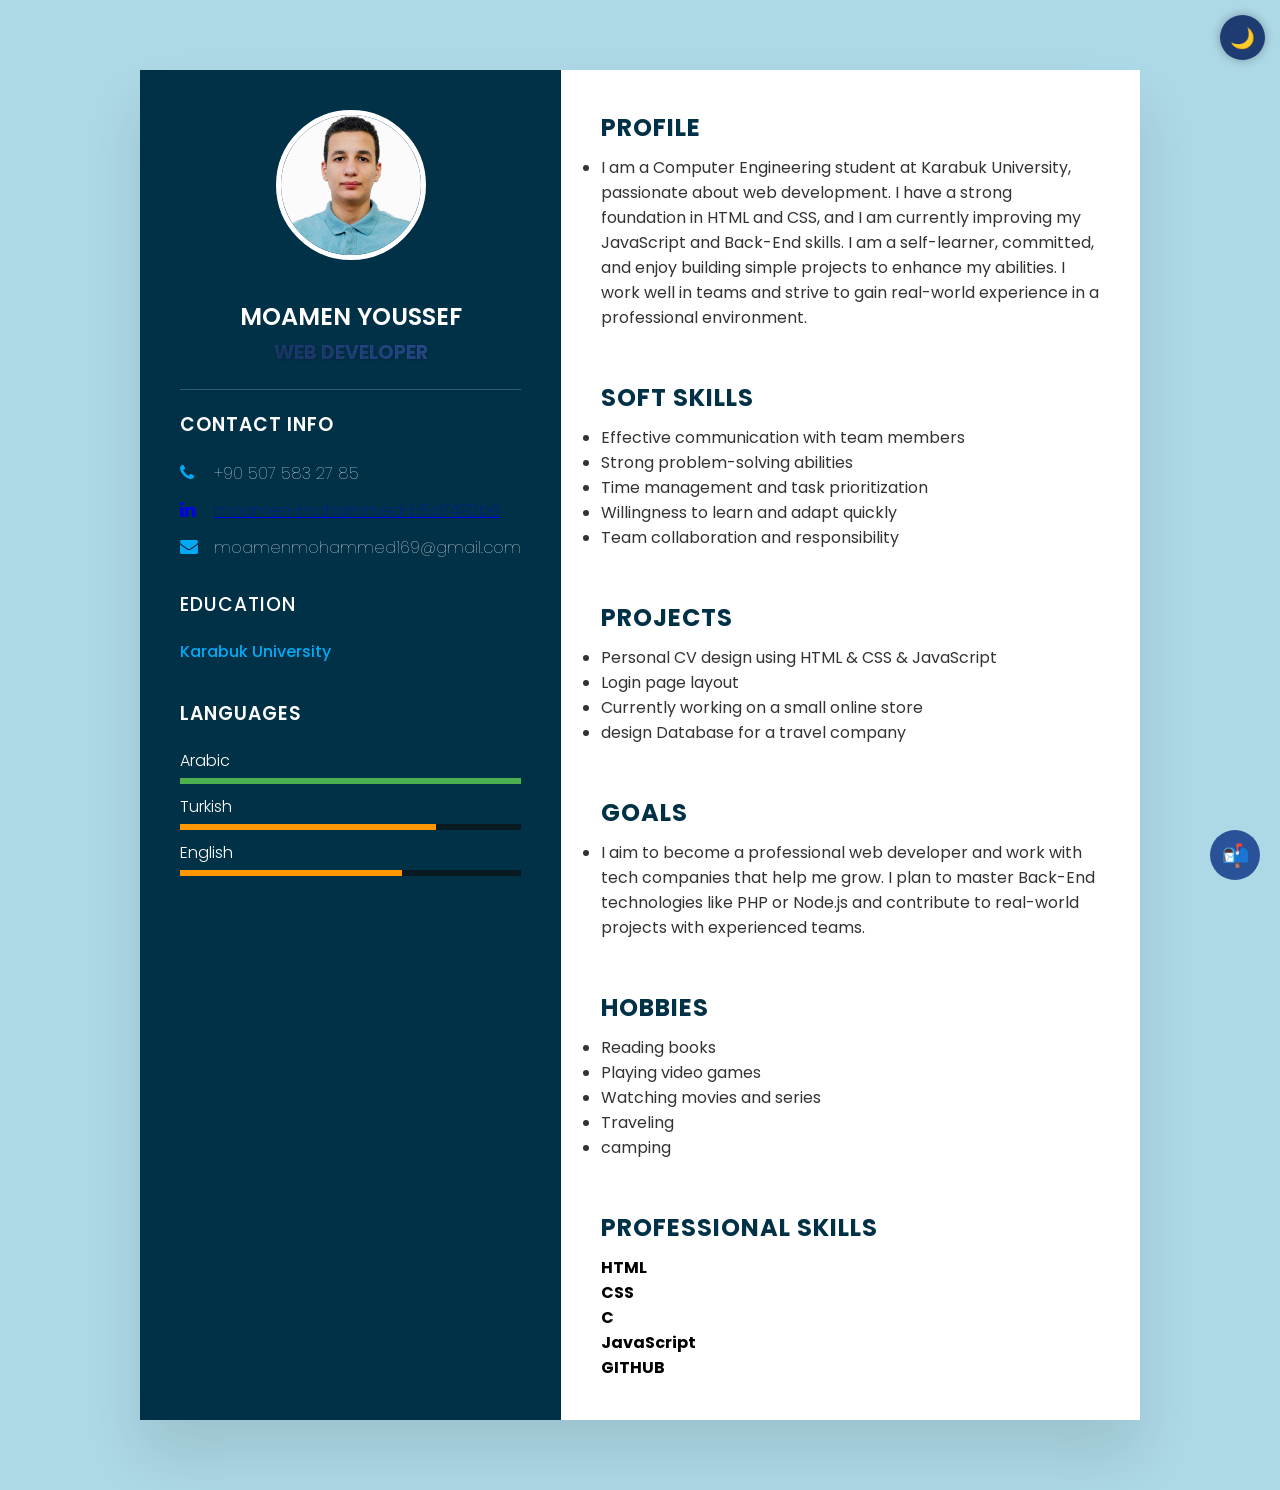
<file: index.html>
<!DOCTYPE html>
<html lang="ar">
<head>
    <meta charset="UTF-8">
    <meta name="viewport" content="width=device-width, initial-scale=1.0">
    <title> MY CV </title>

    <link rel="stylesheet" href="https://cdnjs.cloudflare.com/ajax/libs/font-awesome/4.7.0/css/font-awesome.css" 
          integrity="sha512-5A8nwdMOWrSz20fDsjczgUidUBR8liPYU+WymTZP1lmY9G6Oc7HlZv156XqnsgNUzTyMefFTcsFH/tnJE/+xBg==" 
          crossorigin="anonymous" referrerpolicy="no-referrer" />
    <link rel="stylesheet" href="cv1.css">
    <script src="cv1.js" ></script>
    

</head>

<body>
    

    <div class="container">
        <div class="left_side">
            <div class="profileText">
                <div class="imgBx">
                    <img src="my personal picture.jpg" alt="Profile Picture">
                </div>
                <h2>Moamen Youssef <br> <span>Web Developer</span></h2>
            </div>

            <div class="contactInfo">
                <h3 class="title">Contact Info</h3>
  <ul>
  <li>
  <span class="icon"><i class="fa fa-phone" aria-hidden="true"></i></span>
     <span class="text">+90 507 583 27 85 </span>
    </li>
 <li>
  <span class="icon">
    <a href="https://www.linkedin.com/in/moamen-mohammed-b5a7492b6" target="_blank" rel="noopener noreferrer">
      <i class="fa fa-linkedin"></i>
    </a>
  </span>
  <span class="text">
    <a href="https://www.linkedin.com/in/moamen-mohammed-b5a7492b6" target="_blank" rel="noopener noreferrer">
      moamen-mohammed-b5a7492b6
    </a>
  </span>
</li>
 <li>
          <span class="icon"><i class="fa fa-envelope"></i></span>
     <span class="text">moamenmohammed169@gmail.com</span>
               </li>
          </ul>
            </div>

            <div class="contactInfo education">
                <h3 class="title">Education</h3>
                <ul>
                    <li>
                        <h4>Karabuk University</h4>
                    </li>
                </ul>
            </div>

            <div class="contactInfo language">
                <h3 class="title">Languages</h3>
                <ul>
                    <li>
                        <span class="text">Arabic</span>
                        <span class="percent">
                        <div  style="width: 100%; "></div>
                        </span>
                    </li>
                    <li>
                        <span class="text">Turkish</span>
                          <span class="percent">
                        <div  style="width: 75%; "></div>
                        </span>
                    </li>
                    <li>
                        <span class="text">English</span>
                          <span class="percent">
                        <div  style="width: 65%; "></div>
                        </span>
                        
                    </li>
                </ul>
                
            </div>



            
        </div>

        <div class="right_side">
            <div class="about">
                <h2 class="title2">Profile</h2>
        <ul>
            <li>
            I am a Computer Engineering student at Karabuk University, passionate about web development. I have a strong foundation in HTML and CSS, and I am currently improving my JavaScript and Back-End skills. I am a self-learner, committed, and enjoy building simple projects to enhance my abilities. I work well in teams and strive to gain real-world experience in a professional environment.
          </li>
            </ul>
            </div>    
            
 
     
   

    <div class="about">
          <h2 class="title2">Soft Skills</h2>
          
    <ul>
        
        <li>Effective communication with team members</li>
        <li>Strong problem-solving abilities</li>
        <li>Time management and task prioritization</li>
        <li>Willingness to learn and adapt quickly</li>
        <li>Team collaboration and responsibility</li>
        
    </ul>
    
    </div>

    <div class="about">
        <h2 class="title2">Projects</h2>
        <ul>
        
            <li> Personal CV design using HTML & CSS & JavaScript</li>
            <li> Login page layout </li>
            <li> Currently working on a small online store </li>
            <li> design  Database for a travel company</li>
        </ul>
        
    </div>

    <div class="about">
        <h2 class="title2">Goals</h2>
        <ul>
            <li>
           
         I aim to become a professional web developer and work with tech companies that help me grow. I plan to master Back-End technologies like PHP or Node.js and contribute to real-world projects with experienced teams.
        </li>
        </ul>
    </div>
    <div class="about">
        <h2 class="title2">Hobbies</h2>
        
              <ul>

            <li>Reading books</li>
            <li>Playing video games</li>
            <li>Watching movies and series</li>
            <li>Traveling</li>
            <li>camping</li>

            </ul>
        
    </div>

      <div class="about skills">
         <h2 class="title2">professional Skills</h2>
      <div class="boxtext">


        <h4>HTML</h4>
        
    
      </div> 
       <div class="boxtext">

        <h4>CSS</h4>
        
    
      </div> 
       <div class="boxtext">

        <h4>C</h4>
        
    
      </div> 

       <div class="boxtext">

        <h4>JavaScript</h4>
        
    
      </div> 
       <div class="boxtext">

        <h4>GITHUB</h4>
        
 </div>
</div>
</div>
</div>
</body>
</html>
</file>
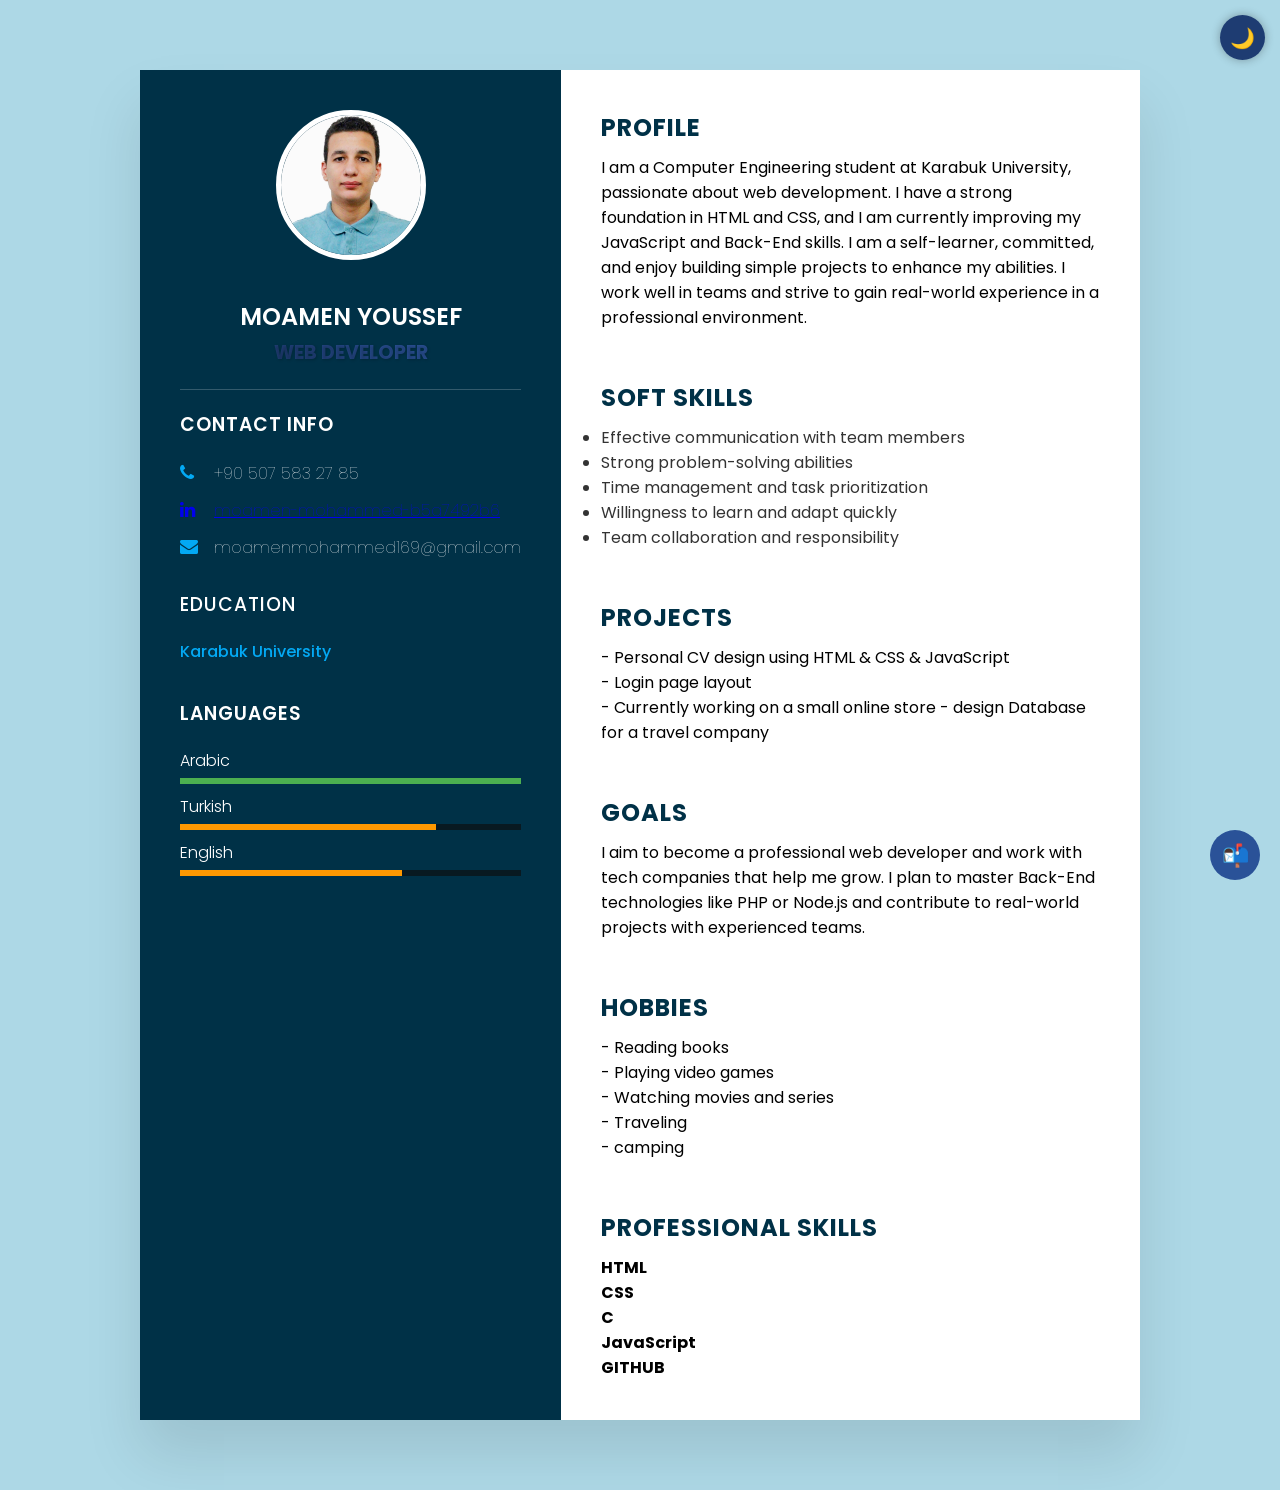
<file: cv1.html>
<!DOCTYPE html>
<html lang="ar">
<head>
    <meta charset="UTF-8">
    <meta name="viewport" content="width=device-width, initial-scale=1.0">
    <title> MY CV </title>

    <link rel="stylesheet" href="https://cdnjs.cloudflare.com/ajax/libs/font-awesome/4.7.0/css/font-awesome.css" 
          integrity="sha512-5A8nwdMOWrSz20fDsjczgUidUBR8liPYU+WymTZP1lmY9G6Oc7HlZv156XqnsgNUzTyMefFTcsFH/tnJE/+xBg==" 
          crossorigin="anonymous" referrerpolicy="no-referrer" />
    <link rel="stylesheet" href="cv1.css">
    <script src="cv1.js" ></script>
    

</head>

<body>
    

    <div class="container">
        <div class="left_side">
            <div class="profileText">
                <div class="imgBx">
                    <img src="my personal picture.jpg" alt="Profile Picture">
                </div>
                <h2>Moamen Youssef <br> <span>Web Developer</span></h2>
            </div>

            <div class="contactInfo">
                <h3 class="title">Contact Info</h3>
  <ul>
  <li>
  <span class="icon"><i class="fa fa-phone" aria-hidden="true"></i></span>
     <span class="text">+90 507 583 27 85 </span>
    </li>
 <li>
  <span class="icon">
    <a href="https://www.linkedin.com/in/moamen-mohammed-b5a7492b6" target="_blank" rel="noopener noreferrer">
      <i class="fa fa-linkedin"></i>
    </a>
  </span>
  <span class="text">
    <a href="https://www.linkedin.com/in/moamen-mohammed-b5a7492b6" target="_blank" rel="noopener noreferrer">
      moamen-mohammed-b5a7492b6
    </a>
  </span>
</li>
 <li>
          <span class="icon"><i class="fa fa-envelope"></i></span>
     <span class="text">moamenmohammed169@gmail.com</span>
               </li>
          </ul>
            </div>

            <div class="contactInfo education">
                <h3 class="title">Education</h3>
                <ul>
                    <li>
                        <h4>Karabuk University</h4>
                    </li>
                </ul>
            </div>

            <div class="contactInfo language">
                <h3 class="title">Languages</h3>
                <ul>
                    <li>
                        <span class="text">Arabic</span>
                        <span class="percent">
                        <div  style="width: 100%; "></div>
                        </span>
                    </li>
                    <li>
                        <span class="text">Turkish</span>
                          <span class="percent">
                        <div  style="width: 75%; "></div>
                        </span>
                    </li>
                    <li>
                        <span class="text">English</span>
                          <span class="percent">
                        <div  style="width: 65%; "></div>
                        </span>
                        
                    </li>
                </ul>
                
            </div>



            
        </div>

        <div class="right_side">
            <div class="about">
                <h2 class="title2">Profile</h2>
        <p>
            I am a Computer Engineering student at Karabuk University, passionate about web development. I have a strong foundation in HTML and CSS, and I am currently improving my JavaScript and Back-End skills. I am a self-learner, committed, and enjoy building simple projects to enhance my abilities. I work well in teams and strive to gain real-world experience in a professional environment.
        </p>
            </div>    
            
 
     
   

    <div class="about">
          <h2 class="title2">Soft Skills</h2>
          
    <ul>
        <li>Effective communication with team members</li>
        <li>Strong problem-solving abilities</li>
        <li>Time management and task prioritization</li>
        <li>Willingness to learn and adapt quickly</li>
        <li>Team collaboration and responsibility</li>
    </ul>
    
    </div>

    <div class="about">
        <h2 class="title2">Projects</h2>
        <p>
            - Personal CV design using HTML & CSS & JavaScript<br>
            - Login page layout <br>
            - Currently working on a small online store 
            - design  Database for a travel company<br>
        </p>
    </div>

    <div class="about">
        <h2 class="title2">Goals</h2>
        <p>
            I aim to become a professional web developer and work with tech companies that help me grow. I plan to master Back-End technologies like PHP or Node.js and contribute to real-world projects with experienced teams.
        </p>
    </div>
    <div class="about">
        <h2 class="title2">Hobbies</h2>
        <p>
            - Reading books<br>
            - Playing video games<br>
            - Watching movies and series<br>
            - Traveling<br>
            - camping
        </p>
    </div>

      <div class="about skills">
         <h2 class="title2">professional Skills</h2>
      <div class="boxtext">
        <h4>HTML</h4>
        
    
      </div> 
       <div class="boxtext">

        <h4>CSS</h4>
        
    
      </div> 
       <div class="boxtext">

        <h4>C</h4>
        
    
      </div> 

       <div class="boxtext">

        <h4>JavaScript</h4>
        
    
      </div> 
       <div class="boxtext">

        <h4>GITHUB</h4>
        
 </div>
</div>
</div>
</div>
</body>
</html>
</file>
<file: cv1.css>
@import url('https://fonts.googleapis.com/css?family=Poppins:200,300,400,500,600,700,800,900&display=swap');

* {
    margin: 0;
    padding: 0;
    box-sizing: border-box;
    font-family: 'Poppins', sans-serif;
}

body {
    background: lightblue;
    display: flex;
    justify-content: center;
    align-items: center;
    min-height: 100vh;
    padding: 20px;
}

.container {
    position: relative;
    width: 100%;
    max-width: 1000px;
    min-height: 1000px;
    background-color: #fff;
    margin: 50px;
    display: grid;
    grid-template-columns: 1fr 2fr;
    box-shadow: 0 35px 55px rgba(0, 0, 0, 0.1);
}

.container .left_side {
    position: relative;
    background-color: #003147;
    padding: 40px;
}

.profileText {
    position: relative;
    display: flex;
    flex-direction: column;
    align-items: center;
    padding-bottom: 20px;
    border-bottom: 1px solid rgba(255, 255, 255, 0.2);
}

.profileText .imgBx {
    position: relative;
    width: 150px;
    height: 150px;
    border-radius: 50%;
    overflow: hidden;
    margin-bottom: 20px;
    border: 5px solid #fff;
}

.profileText .imgBx img {
    top: 0;
    left: 0;
    width: 100%;
    height: 100%;
    object-fit: cover;
}

.profileText h2 {
    color: #fff;
    font-size: 1.5em;
    margin-top: 20px;
    text-transform: uppercase;
    text-align: center;
    font-weight: 600;
    line-height: 1.4em;
}

.profileText h2 span {
    font-size: 0.8em;
    font-weight: 300;
    color: #0b0c0c;
}

.title {
    color: #fff;
    text-transform: uppercase;
    font-weight: 600;
    letter-spacing: 1px;
    margin-bottom: 20px;
}

.contactInfo {
    position: relative;
    padding-top: 20px;
}

.contactInfo ul {
    position: relative;
}

.contactInfo ul li {
    position: relative;
    list-style: none;
    margin: 10px 0;
    cursor: pointer;
    align-items: center;
    white-space: nowrap;
}

.contactInfo ul li .icon {
    display: inline-block;
    width: 30px;
    font-size: 18px;
    color: #03a9f4;
}

.contactInfo ul li .text {
    color: #fff;
    font-weight: 50;
}

.contactInfo.education li {
    margin-bottom: 15px;
}

.contactInfo.education h3 {
    color: #fff;
    font-weight: 500;
}

.contactInfo.education h4 {
    color: #03a9f4;
    font-weight: 500;
}

.contactInfo.language ul li {
    margin-bottom: 10px;
}

.contactInfo.language .text {
    color: #fff;
    font-weight: 300;
}

.contactInfo.language .percent {
    position: relative;
    width: 100%;
    height: 6px;
    background: #081921;
    display: block;
    margin-top: 5px;
}

.contactInfo.language .percent div {
    position: absolute;
    top: 0;
    left: 0;
    height: 100%;
    background: #03a9fa;
}

.container .right_side {
    position: relative;
    background-color: #fff;
    padding: 40px;
}

.about {
    margin-bottom: 50px;
}

.about:last-child {
    margin-bottom: 0;
}

.title2 {
    color: #003147;
    text-transform: uppercase;
    letter-spacing: 1px;
    margin-bottom: 10px;
}

.p {
    color: #333;
}

.about .box {
    display: flex;
    flex-direction: row;
    margin: 20px 0;
}

.about ul li {
    color: #333333;
}

.about.box .text h4 {
    text-transform: uppercase;
    color: #2a7da2;
    font-size: 10px;
}

.skills.box {
    position: relative;
    width: 100%;
    display: grid;
    justify-content: center;
    align-items: center;
    grid-template-columns: 150px 1fr;
}

.skills.box .h4 {
    text-transform: uppercase;
    color: #848c99;
    font-weight: 500;
}

@media (max-width: 768px) {
    .container {
        grid-template-columns: 1fr;
        margin: 20px;
    }
    .container .left_side {
        padding: 20px;
        margin-bottom: 20px;
    }
}

.dark-mode {
    background-color: #121212;
}

.dark-mode .container {
    background-color: #fff; 
}

.dark-mode .left_side {
    background-color: #1a1a1a;
}
</file>
